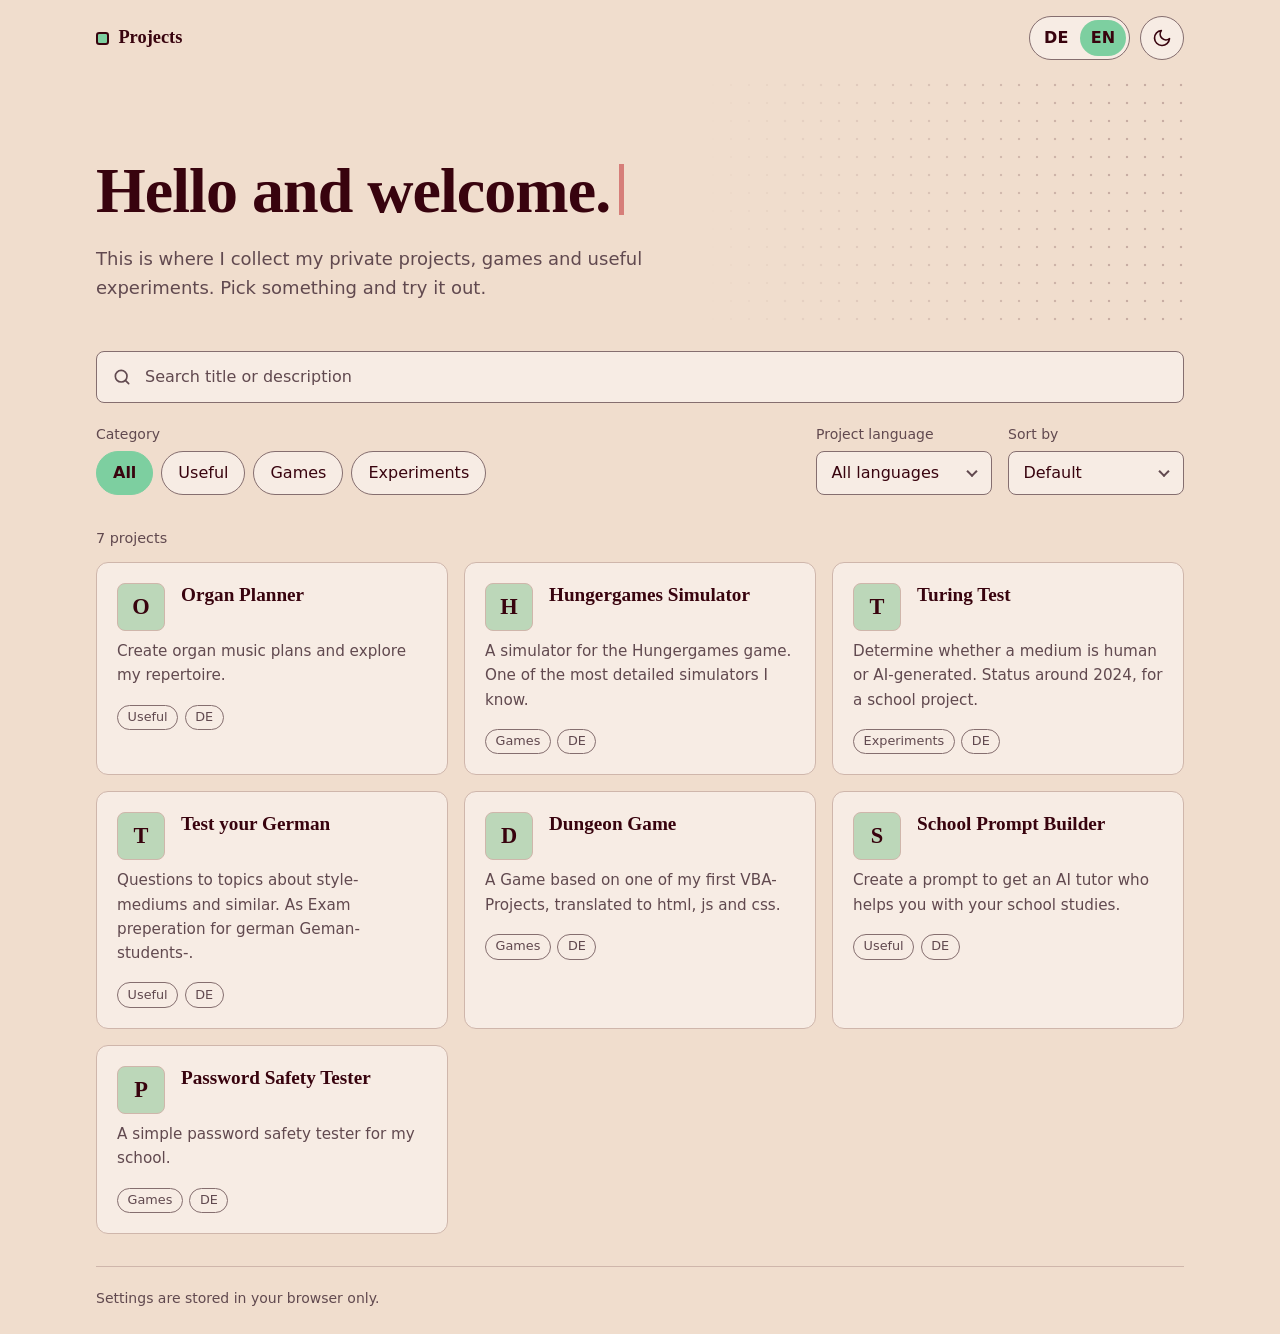
<file: index.html>
<!DOCTYPE html>
<html lang="de" data-theme="light">

<head>
  <meta charset="utf-8">
  <meta name="viewport" content="width=device-width, initial-scale=1">
  <meta name="color-scheme" content="light dark">
  <title>INSIDEyourPC</title>
  <meta name="description" content="Eine Sammlung privater Webprojekte, Spiele und nützlicher Experimente.">
  <link rel="icon" href="iyp.svg" type="image/svg+xml">
  <script>
    /* Setzt Theme und Sprache vor dem ersten Rendern, damit nichts aufblitzt. */
    (function () {
      var d = document.documentElement,
        t = null,
        l = null;
      try {
        t = localStorage.getItem('hp.theme');
        l = localStorage.getItem('hp.lang');
      } catch (e) { }
      if (t !== 'light' && t !== 'dark') {
        t = window.matchMedia && matchMedia('(prefers-color-scheme: dark)').matches ? 'dark' : 'light';
      }
      d.setAttribute('data-theme', t);
      if (l === 'de' || l === 'en') d.lang = l;
    })();

  </script>
  <link rel="stylesheet" href="style.css">
  <script src="script.js" defer></script>
</head>

<body>
  <a class="skip" href="#main" data-i18n="skip">Zum Inhalt springen</a>
  <header class="topbar wrap">
    <span class="brand" data-i18n="brand">Projekte</span>
    <div class="tools">
      <div class="seg" id="lang-switch" role="group" aria-label="Sprache der Seite" data-i18n-aria="uiLang">
        <button type="button" data-lang="de" lang="de" aria-pressed="true">DE</button>
        <button type="button" data-lang="en" lang="en" aria-pressed="false">EN</button>
      </div>
      <button type="button" class="icon-btn" id="theme-toggle" aria-label="Zum dunklen Design wechseln">
        <svg class="icon-moon" viewBox="0 0 24 24" aria-hidden="true">
          <path d="M21 12.8A9 9 0 1 1 11.2 3a7 7 0 0 0 9.8 9.8z" />
        </svg>
        <svg class="icon-sun" viewBox="0 0 24 24" aria-hidden="true">
          <circle cx="12" cy="12" r="4" />
          <path
            d="M12 2v2M12 20v2M4.9 4.9l1.4 1.4M17.7 17.7l1.4 1.4M2 12h2M20 12h2M4.9 19.1l1.4-1.4M17.7 6.3l1.4-1.4" />
        </svg>
      </button>
    </div>
  </header>
  <main id="main" class="wrap" tabindex="-1">
    <section class="hero">
      <h1 data-i18n="greeting">Hallo und willkommen.</h1>
      <p class="lead" data-i18n="lead">Hier sammle ich meine privaten Projekte, Spiele und nützlichen Experimente. Such
        dir etwas aus und probier es aus.</p>
    </section>
    <section class="controls" role="search">
      <div class="search">
        <label class="sr-only" for="search" data-i18n="searchLabel">Projekte durchsuchen</label>
        <svg viewBox="0 0 24 24" aria-hidden="true">
          <circle cx="11" cy="11" r="7" />
          <path d="M20 20l-4-4" />
        </svg>
        <input type="search" id="search" autocomplete="off" spellcheck="false"
          placeholder="Titel oder Beschreibung suchen" data-i18n-placeholder="searchPlaceholder">
      </div>
      <div class="filters">
        <div>
          <span class="field-label" id="cat-label" data-i18n="categoryGroup">Kategorie</span>
          <div class="chips" id="categories" role="group" aria-labelledby="cat-label"></div>
        </div>
        <div class="selects">
          <div class="field">
            <label class="field-label" for="sublang" data-i18n="langFilter">Sprache des Projekts</label>
            <div class="select"><select id="sublang"></select></div>
          </div>
          <div class="field">
            <label class="field-label" for="sort" data-i18n="sort">Sortierung</label>
            <div class="select"><select id="sort"></select></div>
          </div>
        </div>
      </div>
    </section>
    <p class="status" id="status" role="status" aria-live="polite"></p>
    <div class="notice" id="notice" role="alert" hidden></div>
    <ul class="grid" id="grid"></ul>
    <div class="empty" id="empty" hidden>
      <h2 data-i18n="emptyTitle">Keine Projekte gefunden</h2>
      <p data-i18n="emptyText">Passe die Suche oder die Filter an, um andere Projekte zu sehen.</p>
      <button type="button" class="btn" id="reset" data-i18n="reset">Filter zurücksetzen</button>
    </div>
    <noscript>
      <div class="notice">
        <p>Diese Seite benötigt JavaScript, um die Projektliste anzuzeigen. / This page needs JavaScript to show the
          project list.</p>
      </div>
    </noscript>
  </main>
  <footer class="site-footer wrap">
    <p data-i18n="footer">Einstellungen werden nur in deinem Browser gespeichert.</p>
  </footer>
</body>

</html>
</file>
<file: style.css>
/* ==========================================================
   Designsystem
   1. Palette (einzige Stelle mit Rohfarben)
   2. Semantische Rollen je Theme
   3. Basis, Layout, Komponenten
   ========================================================== */
/* 1. Palette */
:root {
  --l-sand: #f0ddcd;
  --l-ink: #38030e;
  --l-mint: #7dcfa0;
  --l-coral: #d67e79;
  --l-plum: #61494f;
  --d-night: #01111f;
  --d-aqua: #1bebbe;
  --d-berry: #993971;
  --d-blue: #3490ba;
  --d-pine: #214d42;
  --white: #ffffff;
  --font-display: "Iowan Old Style", "Palatino Linotype", Palatino, Charter, Georgia, serif;
  --font-body: system-ui, -apple-system, "Segoe UI", Roboto, "Helvetica Neue", Arial, sans-serif;
  --radius-s: 0.5rem;
  --radius-m: 0.75rem;
  --radius-pill: 999px;
  --ease: 160ms ease;
}

/* 2. Rollen: Lightmode (Standard) */
:root,
:root[data-theme="light"] {
  color-scheme: light;
  --bg: var(--l-sand);
  --surface: color-mix(in srgb, var(--l-sand) 55%, var(--white));
  --surface-hover: color-mix(in srgb, var(--l-sand) 30%, var(--white));
  --text: var(--l-ink);
  --text-muted: var(--l-plum);
  --accent: var(--l-mint);
  --on-accent: var(--l-ink);
  --accent-2: var(--l-coral);
  --border: color-mix(in srgb, var(--l-ink) 18%, var(--l-sand));
  --border-strong: color-mix(in srgb, var(--l-plum) 75%, var(--l-sand));
  --focus: var(--l-ink);
  --shadow: color-mix(in srgb, var(--l-ink) 28%, transparent);
  --grid-dot: color-mix(in srgb, var(--l-ink) 22%, transparent);
  --selection-bg: var(--l-coral);
  --selection-text: var(--l-ink);
  --danger-bg: color-mix(in srgb, var(--l-coral) 35%, var(--l-sand));
  --danger-text: var(--l-ink);
  --disabled-bg: color-mix(in srgb, var(--l-plum) 12%, var(--l-sand));
  --disabled-text: color-mix(in srgb, var(--l-plum) 60%, var(--l-sand));
  --monogram-bg: color-mix(in srgb, var(--l-mint) 45%, var(--l-sand));
}

/* Rollen: Darkmode */
:root[data-theme="dark"] {
  color-scheme: dark;
  --bg: var(--d-night);
  --surface: color-mix(in srgb, var(--d-pine) 35%, var(--d-night));
  --surface-hover: color-mix(in srgb, var(--d-pine) 65%, var(--d-night));
  --text: color-mix(in srgb, var(--d-aqua) 10%, var(--white));
  --text-muted: color-mix(in srgb, var(--text) 72%, var(--d-night));
  --accent: var(--d-aqua);
  --on-accent: var(--d-night);
  --accent-2: var(--d-blue);
  --border: var(--d-pine);
  --border-strong: color-mix(in srgb, var(--d-aqua) 50%, var(--d-night));
  --focus: var(--d-aqua);
  --shadow: color-mix(in srgb, var(--d-blue) 35%, transparent);
  --grid-dot: color-mix(in srgb, var(--d-aqua) 28%, transparent);
  --selection-bg: var(--d-berry);
  --selection-text: var(--text);
  --danger-bg: color-mix(in srgb, var(--d-berry) 55%, var(--d-night));
  --danger-text: var(--text);
  --disabled-bg: color-mix(in srgb, var(--d-pine) 40%, var(--d-night));
  --disabled-text: color-mix(in srgb, var(--text) 40%, var(--d-night));
  --monogram-bg: var(--d-pine);
}

/* 3. Basis */
*,
*::before,
*::after {
  box-sizing: border-box;
}

[hidden] {
  display: none !important;
}

html {
  -webkit-text-size-adjust: 100%;
  scroll-behavior: smooth;
}

body {
  margin: 0;
  min-height: 100vh;
  min-height: 100dvh;
  display: flex;
  flex-direction: column;
  background: var(--bg);
  color: var(--text);
  font: 1rem/1.6 var(--font-body);
  transition: background-color var(--ease), color var(--ease);
}

::selection {
  background: var(--selection-bg);
  color: var(--selection-text);
}

:focus-visible {
  outline: 3px solid var(--focus);
  outline-offset: 3px;
}

.wrap {
  width: 100%;
  max-width: 72rem;
  margin-inline: auto;
  padding-inline: clamp(1rem, 4vw, 2rem);
}

.sr-only {
  position: absolute;
  width: 1px;
  height: 1px;
  margin: -1px;
  padding: 0;
  overflow: hidden;
  clip: rect(0 0 0 0);
  white-space: nowrap;
  border: 0;
}

.skip {
  position: absolute;
  left: 1rem;
  top: -4rem;
  z-index: 10;
  padding: 0.6rem 1rem;
  border-radius: var(--radius-s);
  background: var(--accent);
  color: var(--on-accent);
  font-weight: 600;
  transition: top var(--ease);
}

.skip:focus {
  top: 1rem;
}

/* Kopfzeile */
.topbar {
  display: flex;
  align-items: center;
  justify-content: space-between;
  gap: 1rem;
  padding-block: 1rem;
}

.brand {
  font-family: var(--font-display);
  font-size: 1.15rem;
  font-weight: 700;
  display: inline-flex;
  align-items: center;
  gap: 0.6rem;
}

.brand::before {
  content: "";
  width: 0.8rem;
  height: 0.8rem;
  border-radius: 0.2rem;
  background: var(--accent);
  border: 2px solid var(--text);
}

.tools {
  display: flex;
  align-items: center;
  gap: 0.6rem;
}

/* Schaltflächen */
button {
  font: inherit;
  color: inherit;
  cursor: pointer;
}

button:disabled,
select:disabled,
input:disabled {
  background: var(--disabled-bg);
  color: var(--disabled-text);
  border-color: var(--border);
  cursor: not-allowed;
}

.seg {
  display: inline-flex;
  border: 1px solid var(--border-strong);
  border-radius: var(--radius-pill);
  padding: 0.2rem;
  background: var(--surface);
}

.seg button {
  min-width: 2.75rem;
  min-height: 2.25rem;
  padding: 0 0.7rem;
  border: 0;
  border-radius: var(--radius-pill);
  background: transparent;
  font-weight: 600;
  transition: background-color var(--ease), color var(--ease);
}

.seg button:hover {
  background: var(--surface-hover);
}

.seg button[aria-pressed="true"] {
  background: var(--accent);
  color: var(--on-accent);
}

.icon-btn {
  width: 2.75rem;
  height: 2.75rem;
  display: inline-grid;
  place-items: center;
  border: 1px solid var(--border-strong);
  border-radius: 50%;
  background: var(--surface);
  transition: background-color var(--ease), border-color var(--ease), transform var(--ease);
}

.icon-btn:hover {
  background: var(--surface-hover);
  border-color: var(--accent-2);
}

.icon-btn:active {
  transform: scale(0.94);
}

.icon-btn svg {
  width: 1.25rem;
  height: 1.25rem;
  fill: none;
  stroke: currentColor;
  stroke-width: 2;
  stroke-linecap: round;
  stroke-linejoin: round;
}

:root[data-theme="dark"] .icon-moon {
  display: none;
}

:root:not([data-theme="dark"]) .icon-sun {
  display: none;
}

.btn {
  display: inline-flex;
  align-items: center;
  min-height: 2.75rem;
  padding: 0 1.25rem;
  border: 1px solid var(--text);
  border-radius: var(--radius-s);
  background: var(--accent);
  color: var(--on-accent);
  font-weight: 600;
  text-decoration: none;
  transition: transform var(--ease), box-shadow var(--ease), background-color var(--ease);
}

.btn:hover {
  box-shadow: 0 6px 16px -8px var(--shadow);
  transform: translateY(-1px);
}

.btn:active {
  transform: translateY(0);
  box-shadow: none;
}

/* Hero */
.hero {
  position: relative;
  padding-block: clamp(2rem, 7vw, 5rem) 2rem;
  isolation: isolate;
}

.hero::before {
  content: "";
  position: absolute;
  z-index: -1;
  top: 0;
  right: 0;
  bottom: 0;
  width: min(55%, 30rem);
  background-image: radial-gradient(var(--grid-dot) 1.2px, transparent 1.6px);
  background-size: 18px 18px;
  -webkit-mask-image: linear-gradient(to left, #000 15%, transparent);
  mask-image: linear-gradient(to left, #000 15%, transparent);
}

h1 {
  margin: 0;
  max-width: 18ch;
  font: 700 clamp(2.25rem, 7vw, 4rem)/1.08 var(--font-display);
  letter-spacing: -0.015em;
}

h1::after {
  content: "";
  display: inline-block;
  width: 0.07em;
  height: 0.8em;
  margin-left: 0.14em;
  background: var(--accent-2);
  vertical-align: -0.04em;
  animation: caret 1.1s steps(1) 5;
}

@keyframes caret {
  50% {
    opacity: 0;
  }
}

.lead {
  margin: 1.25rem 0 0;
  max-width: 58ch;
  font-size: 1.125rem;
  color: var(--text-muted);
}

/* Steuerung */
.controls {
  display: grid;
  gap: 1.25rem;
  padding-block: 1rem 0.5rem;
}

.search {
  position: relative;
}

.search svg {
  position: absolute;
  left: 1rem;
  top: 50%;
  width: 1.25rem;
  height: 1.25rem;
  transform: translateY(-50%);
  fill: none;
  stroke: var(--text-muted);
  stroke-width: 2;
  stroke-linecap: round;
  pointer-events: none;
}

input[type="search"] {
  width: 100%;
  min-height: 3.25rem;
  padding: 0 1rem 0 3rem;
  border: 1px solid var(--border-strong);
  border-radius: var(--radius-s);
  background: var(--surface);
  color: var(--text);
  font: inherit;
  transition: border-color var(--ease), box-shadow var(--ease);
}

input::placeholder {
  color: var(--text-muted);
  opacity: 1;
}

input:hover:not(:disabled),
select:hover:not(:disabled) {
  border-color: var(--text);
}

input[type="search"]:focus-visible {
  outline: 3px solid var(--focus);
  outline-offset: 2px;
}

input[type="checkbox"],
input[type="radio"] {
  accent-color: var(--accent);
}

input[type="checkbox"]:checked,
input[type="radio"]:checked {
  outline-color: var(--accent);
}

.filters {
  display: flex;
  flex-wrap: wrap;
  align-items: flex-end;
  justify-content: space-between;
  gap: 1.25rem 2rem;
}

.field-label {
  display: block;
  margin-bottom: 0.35rem;
  font-size: 0.875rem;
  color: var(--text-muted);
}

.chips {
  display: flex;
  flex-wrap: wrap;
  gap: 0.5rem;
}

.chip {
  min-height: 2.75rem;
  padding: 0 1rem;
  border: 1px solid var(--border-strong);
  border-radius: var(--radius-pill);
  background: var(--surface);
  transition: background-color var(--ease), border-color var(--ease), color var(--ease);
}

.chip:hover {
  border-color: var(--accent-2);
  background: var(--surface-hover);
}

.chip:active {
  transform: translateY(1px);
}

.chip[aria-pressed="true"] {
  background: var(--accent);
  border-color: var(--accent);
  color: var(--on-accent);
  font-weight: 600;
}

.selects {
  display: flex;
  flex-wrap: wrap;
  gap: 1rem;
}

.select {
  position: relative;
}

.select::after {
  content: "";
  position: absolute;
  right: 1rem;
  top: 50%;
  width: 0.5rem;
  height: 0.5rem;
  border-right: 2px solid var(--text-muted);
  border-bottom: 2px solid var(--text-muted);
  transform: translateY(-70%) rotate(45deg);
  pointer-events: none;
}

select {
  appearance: none;
  -webkit-appearance: none;
  min-width: 11rem;
  min-height: 2.75rem;
  padding: 0 2.5rem 0 0.9rem;
  border: 1px solid var(--border-strong);
  border-radius: var(--radius-s);
  background: var(--surface);
  color: var(--text);
  font: inherit;
  cursor: pointer;
  transition: border-color var(--ease);
}

select option {
  background: var(--surface);
  color: var(--text);
}

select option:checked {
  background: var(--accent);
  color: var(--on-accent);
}

.status {
  margin: 1.5rem 0 0.75rem;
  font-size: 0.9rem;
  color: var(--text-muted);
  min-height: 1.4em;
}

/* Hinweise */
.notice,
.empty {
  margin-block: 1rem;
  padding: 1.25rem 1.5rem;
  border-radius: var(--radius-m);
}

.notice {
  background: var(--danger-bg);
  color: var(--danger-text);
  border: 1px solid var(--border-strong);
}

.notice h2,
.empty h2 {
  margin: 0 0 0.35rem;
  font: 700 1.2rem/1.3 var(--font-display);
}

.notice p,
.empty p {
  margin: 0;
}

.empty {
  border: 1px dashed var(--border-strong);
}

.empty .btn {
  margin-top: 1rem;
}

/* Kacheln */
.grid {
  list-style: none;
  margin: 0;
  padding: 0;
  min-height: 10rem;
  display: grid;
  gap: 1rem;
  grid-template-columns: repeat(auto-fill, minmax(min(100%, 19rem), 1fr));
}

.grid>li {
  display: flex;
}

.card {
  position: relative;
  flex: 1;
  display: grid;
  grid-template-columns: 3rem 1fr;
  gap: 0.15rem 1rem;
  align-content: start;
  padding: 1.25rem;
  text-decoration: none;
  color: inherit;
  background: var(--surface);
  border: 1px solid var(--border);
  border-radius: var(--radius-m);
  transition: transform var(--ease), border-color var(--ease), background-color var(--ease), box-shadow var(--ease);
}

.card::before {
  content: "";
  position: absolute;
  left: -1px;
  top: 1rem;
  bottom: 1rem;
  width: 4px;
  border-radius: 0 4px 4px 0;
  background: var(--accent);
  transform: scaleY(0);
  transition: transform var(--ease);
}

.card:hover {
  transform: translateY(-2px);
  border-color: var(--accent-2);
  background: var(--surface-hover);
  box-shadow: 0 10px 22px -12px var(--shadow);
}

.card:hover::before,
.card:focus-visible::before {
  transform: scaleY(1);
}

.card:active {
  transform: translateY(0);
  box-shadow: none;
}

.card-icon,
.monogram {
  grid-row: span 2;
  width: 3rem;
  height: 3rem;
  border-radius: var(--radius-s);
}

.card-icon {
  object-fit: contain;
}

.monogram {
  display: grid;
  place-items: center;
  background: var(--monogram-bg);
  border: 1px solid var(--border);
  font: 700 1.4rem/1 var(--font-display);
}

.card-title {
  margin: 0;
  align-self: end;
  font: 700 1.2rem/1.25 var(--font-display);
  overflow-wrap: anywhere;
}

.card-desc {
  margin: 0.35rem 0 0;
  grid-column: 1 / -1;
  color: var(--text-muted);
  font-size: 0.95rem;
}

.card-meta {
  grid-column: 1 / -1;
  display: flex;
  flex-wrap: wrap;
  gap: 0.4rem;
  margin: 0.9rem 0 0;
  padding: 0;
  list-style: none;
}

.badge {
  padding: 0.1rem 0.6rem;
  border: 1px solid var(--border-strong);
  border-radius: var(--radius-pill);
  font-size: 0.8rem;
  color: var(--text-muted);
}

/* Fußzeile */
.site-footer {
  margin-top: auto;
  padding-block: 2rem 1.5rem;
}

.site-footer p {
  margin: 0;
  padding-top: 1.25rem;
  border-top: 1px solid var(--border);
  font-size: 0.875rem;
  color: var(--text-muted);
}

/* Fehlerseite */
.error-page {
  flex: 1;
  display: flex;
  flex-direction: column;
  justify-content: center;
  padding-block: 3rem;
}

.error-code {
  margin: 0;
  font: 700 clamp(4rem, 18vw, 9rem)/1 var(--font-display);
  color: var(--accent-2);
}

.error-page h1 {
  max-width: 22ch;
  font-size: clamp(1.75rem, 5vw, 2.75rem);
}

.error-page h1::after {
  display: none;
}

.error-page p {
  max-width: 55ch;
  color: var(--text-muted);
}

.error-page code {
  padding: 0.1rem 0.4rem;
  border: 1px solid var(--border);
  border-radius: 0.3rem;
  background: var(--surface);
  overflow-wrap: anywhere;
}

.error-page .btn {
  margin-top: 0.75rem;
}

html[lang="de"] .error-page [lang="en"],
html[lang="en"] .error-page [lang="de"] {
  display: none;
}

@media (max-width: 40rem) {
  .selects {
    width: 100%;
  }

  .selects .field {
    flex: 1 1 10rem;
  }

  select {
    width: 100%;
    min-width: 0;
  }

  .hero::before {
    width: 70%;
    opacity: 0.6;
  }
}

@media (prefers-reduced-motion: reduce) {

  *,
  *::before,
  *::after {
    animation: none !important;
    transition: none !important;
    scroll-behavior: auto !important;
  }

  .card:hover,
  .btn:hover {
    transform: none;
  }
}
</file>
